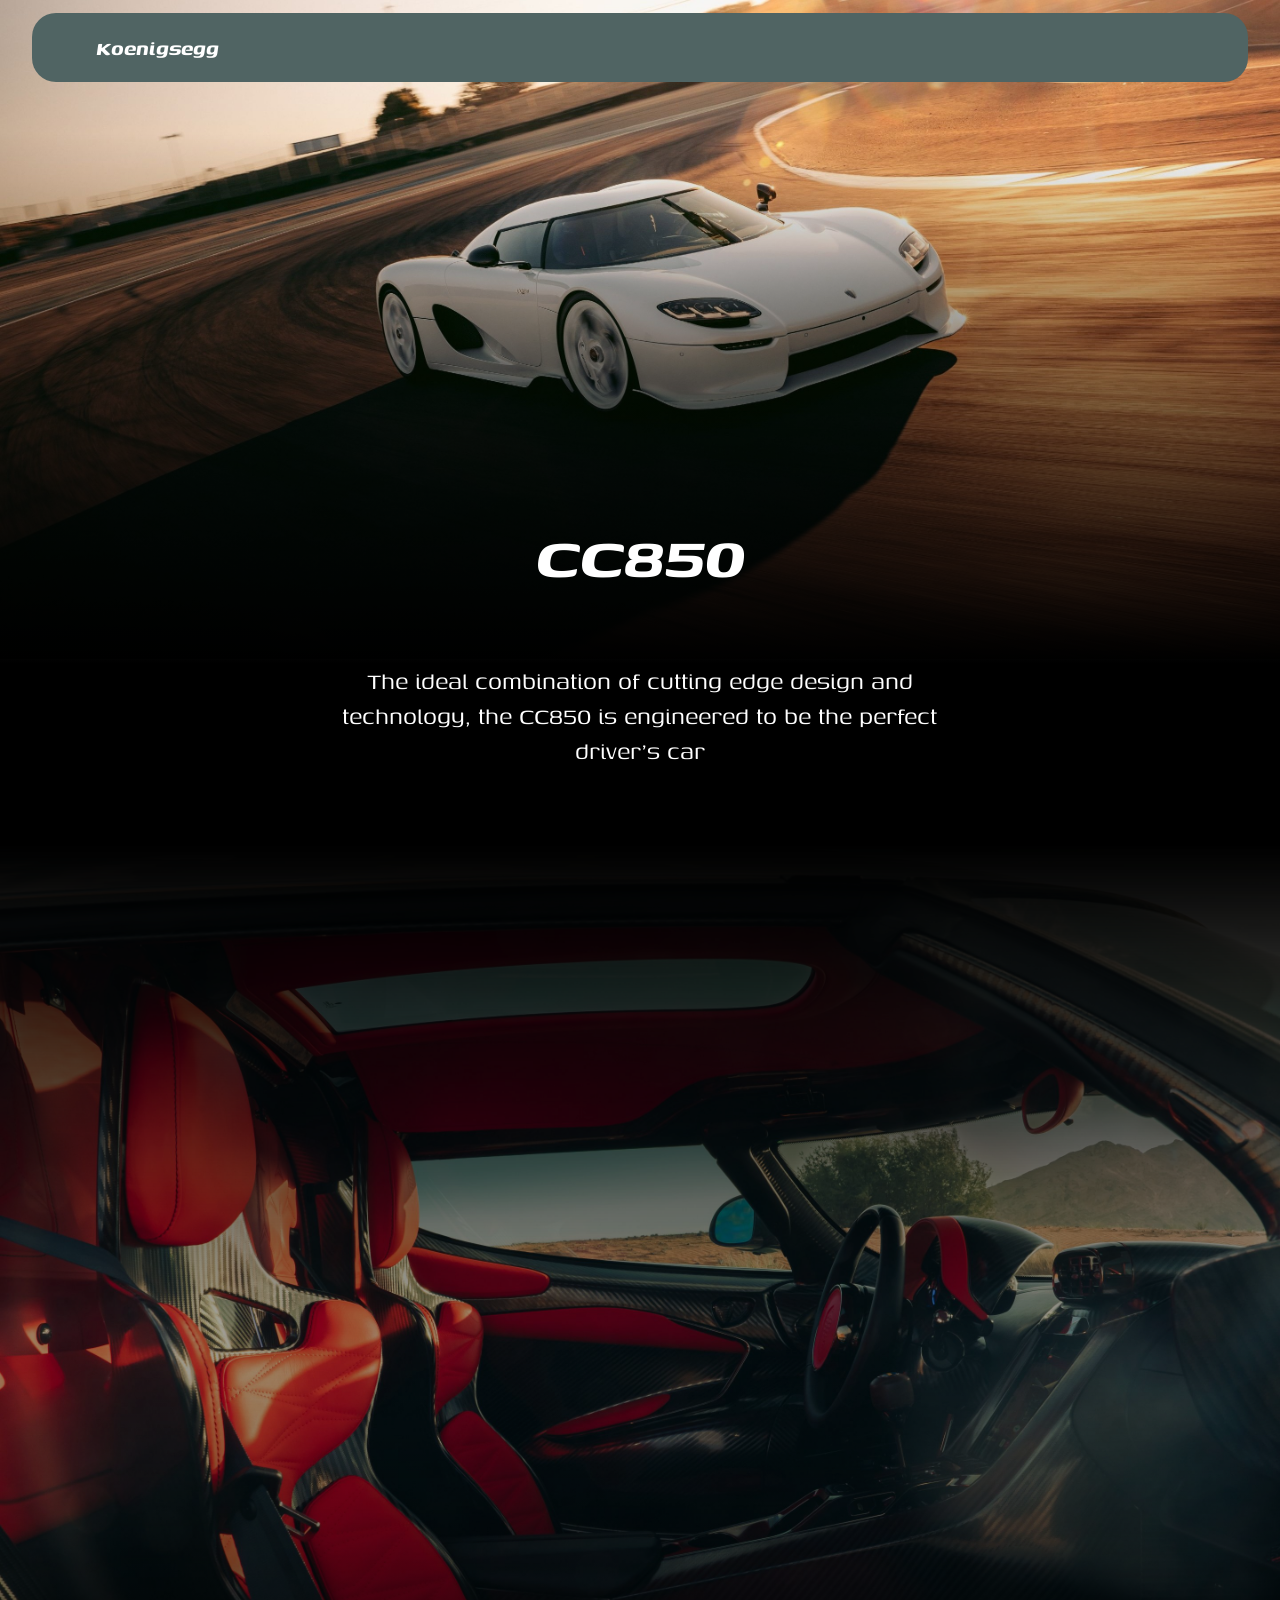
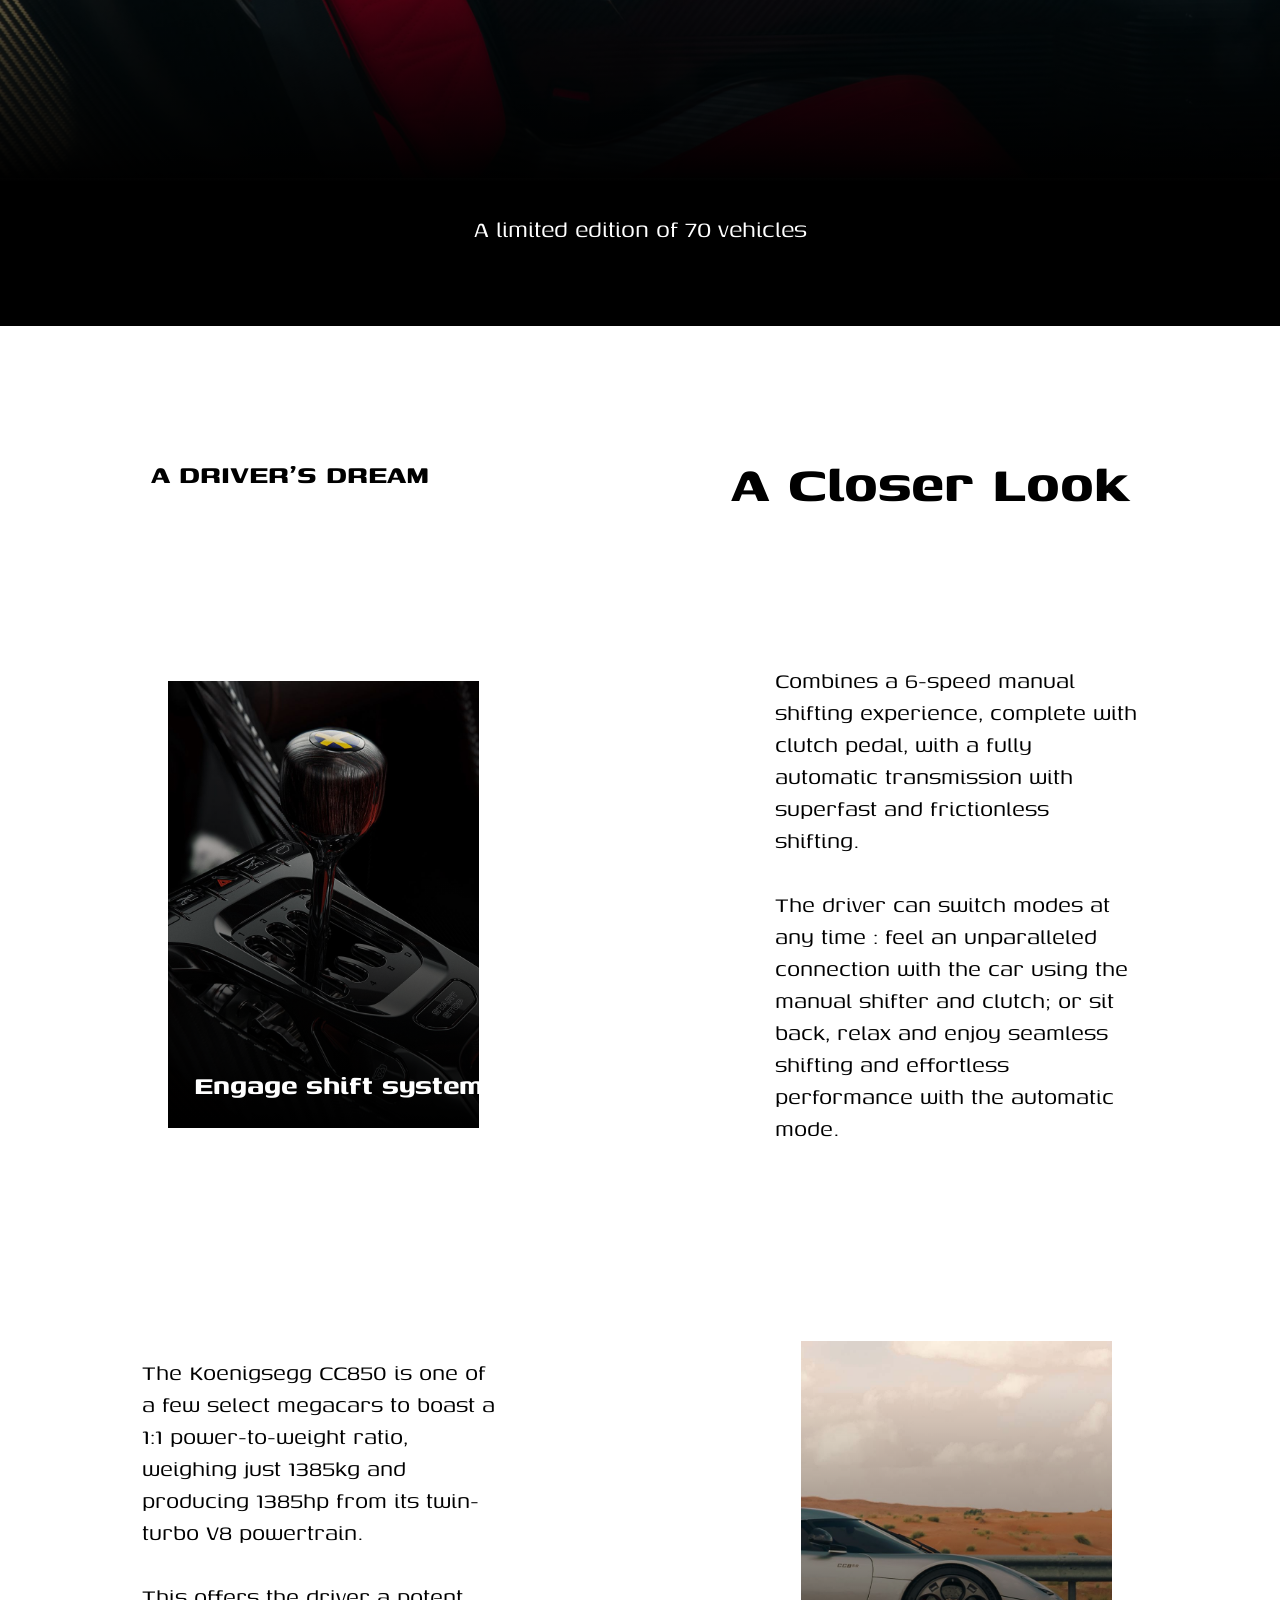
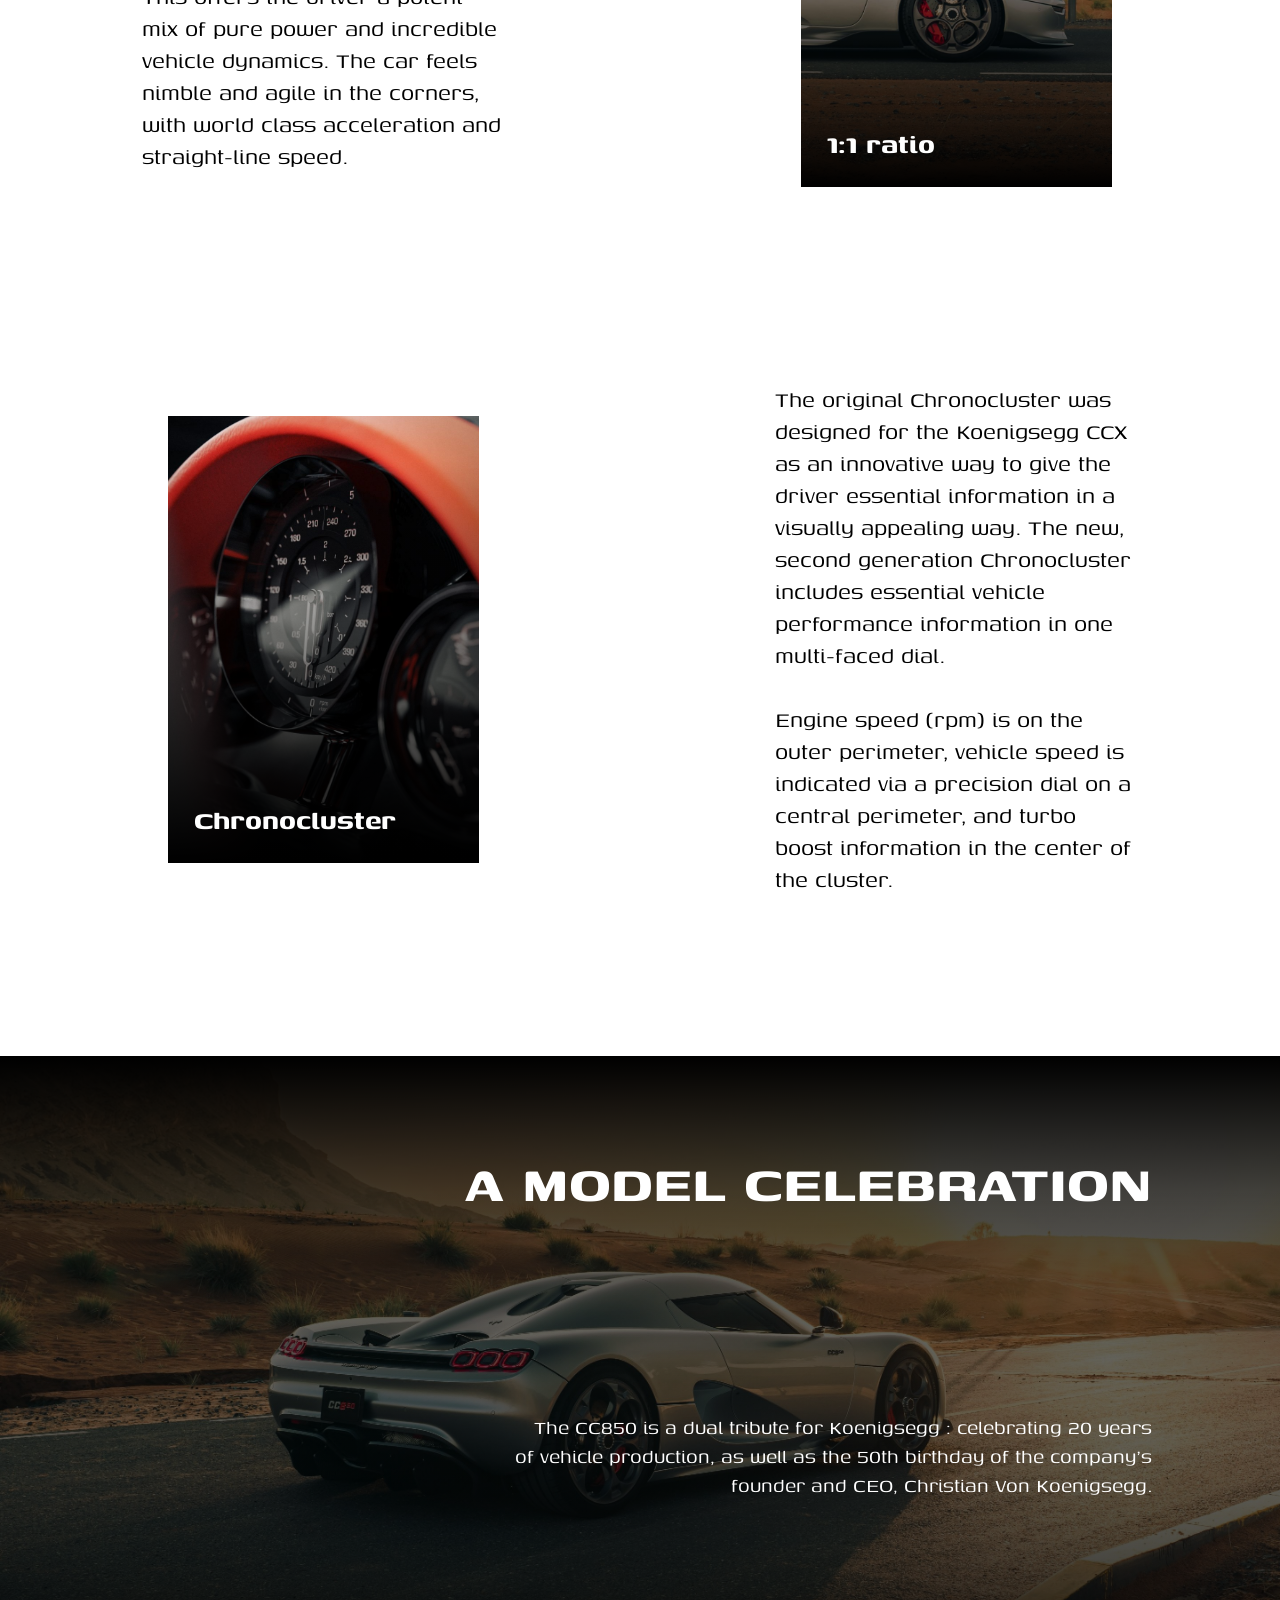
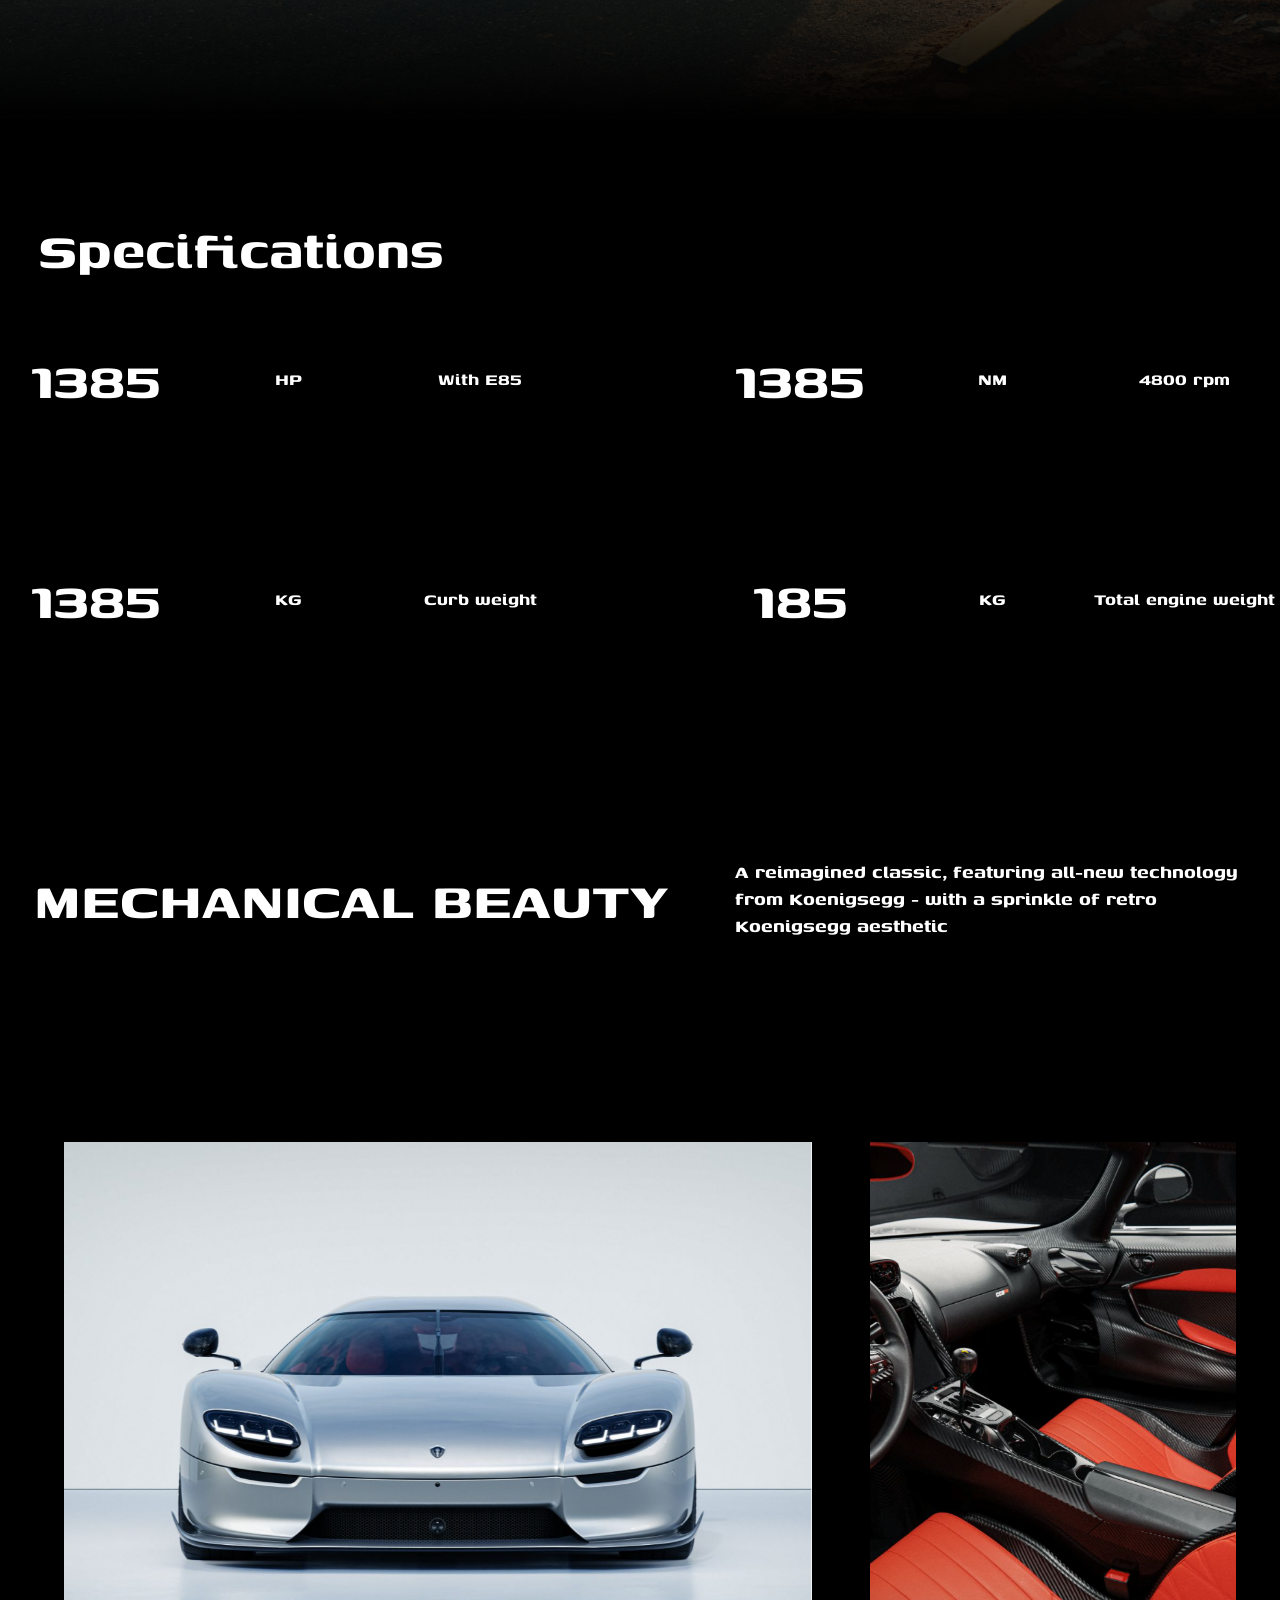
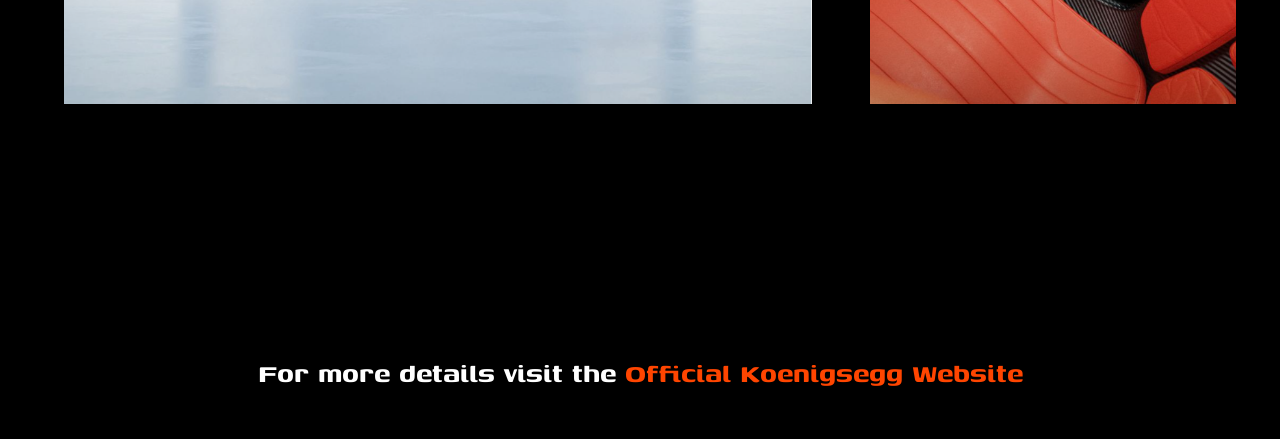
<file: index.html>
<!DOCTYPE html>
<html lang="en">

<head>
    <meta charset="UTF-8">
    <meta name="viewport" content="width=device-width, initial-scale=1.0">
    <title>Koenigsegg CC850</title>

    <link rel="preconnect" href="https://fonts.googleapis.com">
    <link rel="preconnect" href="https://fonts.gstatic.com" crossorigin>
    <link href="https://fonts.googleapis.com/css2?family=Genos:ital,wght@0,100..900;1,100..900&display=swap"
        rel="stylesheet">

    <link rel="preconnect" href="https://fonts.googleapis.com">
    <link rel="preconnect" href="https://fonts.gstatic.com" crossorigin>
    <link href="https://fonts.googleapis.com/css2?family=Audiowide&family=Zen+Dots&display=swap" rel="stylesheet">

    <link rel="stylesheet" href="CC850.css">
</head>

<body>
    <header id="home">

        <nav>
            <a href="#home">
                <h2>Koenigsegg</h2>
            </a>
        </nav>

        <div id="container">
            <img src="Pictures/KenoZache_IMG_0926.jpg" alt="">
            <h1>CC850</h1>
            <div id="gradient"></div>
        </div>

        <div id="intro">
            <p>
                The ideal combination of cutting edge design and technology, the CC850 is engineered to be the perfect
                driver's car
            </p>
        </div>
    </header>

    <section id="aCloserLookSection">
        <div id="aCloserLookIntro">
            <img src="Pictures/interior.jpg" alt="">
            <div id="gradientTwo"></div>
        </div>

        <div id="limitedText">
            <p>
                A limited edition of 70 vehicles
            </p>
        </div>

        <div id="title">
            <h2>A DRIVER'S DREAM</h2>
            <h1 class="title">A Closer Look</h1>
        </div>

        <div id="ACloserLook">

            <div class="cardOne">
                <img src="Pictures/gearbox.jpg" alt="">
                <div class="cardOneGradient"></div>
                <h2>Engage shift system</h2>
            </div>
            <p class="cardOneText">
                Combines a 6-speed manual shifting experience, complete with clutch pedal, with a fully automatic
                transmission with superfast and frictionless shifting. <br><br>
                The driver can switch modes at any time : feel an unparalleled connection with the car using the manual
                shifter and clutch; or sit back, relax and enjoy seamless shifting and effortless performance with the
                automatic mode.
            </p>

            <p class="cardOneText">
                The Koenigsegg CC850 is one of a few select megacars to boast a 1:1 power-to-weight ratio, weighing just
                1385kg and producing 1385hp from its twin-turbo V8 powertrain. <br><br>
                This offers the driver a potent mix of pure power and incredible vehicle dynamics. The car feels nimble
                and agile in the corners, with world class acceleration and straight-line speed.
            </p>
            <div class="cardOne">
                <img src="Pictures/1to1Ratio.jpg" alt="">
                <div class="cardOneGradient"></div>
                <h2>1:1 ratio</h2>
            </div>

            <div class="cardOne">
                <img src="Pictures/cluster.jpg" alt="">
                <div class="cardOneGradient"></div>
                <h2>Chronocluster</h2>
            </div>
            <p class="cardOneText">
                The original Chronocluster was designed for the Koenigsegg CCX as an innovative way to give the driver
                essential information in a visually appealing way. The new, second generation Chronocluster includes
                essential vehicle performance information in one multi-faced dial.
                <br><br>
                Engine speed (rpm) is on the outer perimeter, vehicle speed is indicated via a precision dial on a
                central perimeter, and turbo boost information in the center of the cluster.
            </p>

        </div>
    </section>

    <section id="modelCelebrationSection">

        <div id="modelCelebrationIntro">
            <img src="Pictures/Koenigsegg-CC850-89.jpg" alt="">
            <div id="gradientThree"></div>
            <h1 id="modelCelebrationHeading">A MODEL CELEBRATION</h1>
            <p id="modelCelebrationDesc">
                The CC850 is a dual tribute for Koenigsegg : celebrating 20 years of vehicle production, as well as the
                50th birthday of the company's founder and CEO, Christian Von Koenigsegg.
            </p>
        </div>

        <h1 class="title" id="SpecificationsHeading">Specifications</h1>
        <div id="Specifications">
            <div class="cardTwo">
                <h1>1385</h1>
                <h3>HP</h3>
                <h3>With E85</h3>
            </div>

            <div class="cardTwo">
                <h1>1385</h1>
                <h3>NM</h3>
                <h3>4800 rpm</h3>
            </div>

            <div class="cardTwo">
                <h1>1385</h1>
                <h3>KG</h3>
                <h3>Curb weight</h3>
            </div>

            <div class="cardTwo">
                <h1>185</h1>
                <h3>KG</h3>
                <h3>Total engine weight</h3>
            </div>
        </div>
    </section>

    <section id="mechanicalBeautySection">
        <div id="mechanicalBeautyIntro">
            <h1>MECHANICAL BEAUTY</h1>
            <h3>
                A reimagined classic, featuring all-new technology from Koenigsegg - with a sprinkle of retro Koenigsegg
                aesthetic
            </h3>
        </div>

        <div id="mechanicalBeautyGallery">
            <img id="fullImage" src="Pictures/frontFull.png" alt="">
            <img id="halfImage" src="Pictures/interiorHalf.png" alt="">
            <button onclick=changeGallery()>
                <h1>></h1>
            </button>
        </div>
    </section>

    <footer>
        <h1>For more details visit the
            <a href="https://www.koenigsegg.com/">Official Koenigsegg Website</a>
        </h1>
    </footer>

    <script src="CC850.js"></script>
</body>

</html>
</file>
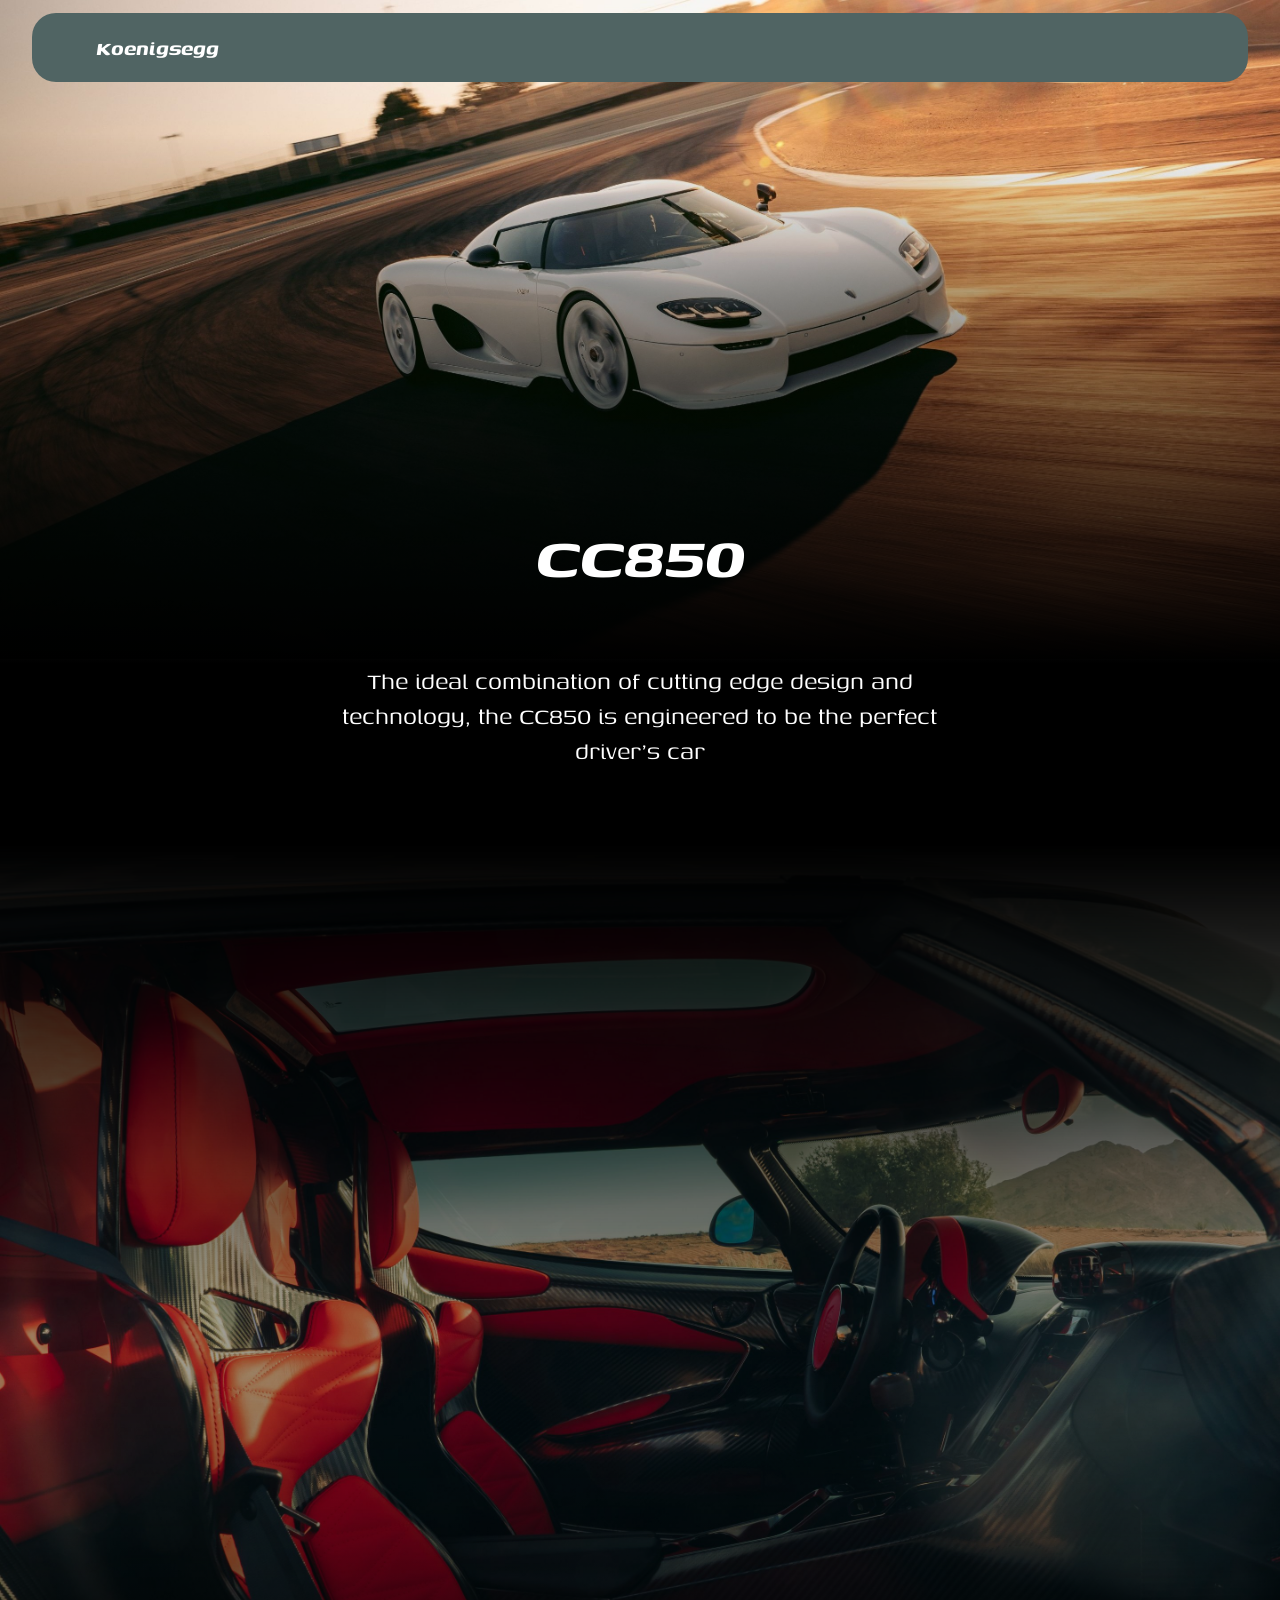
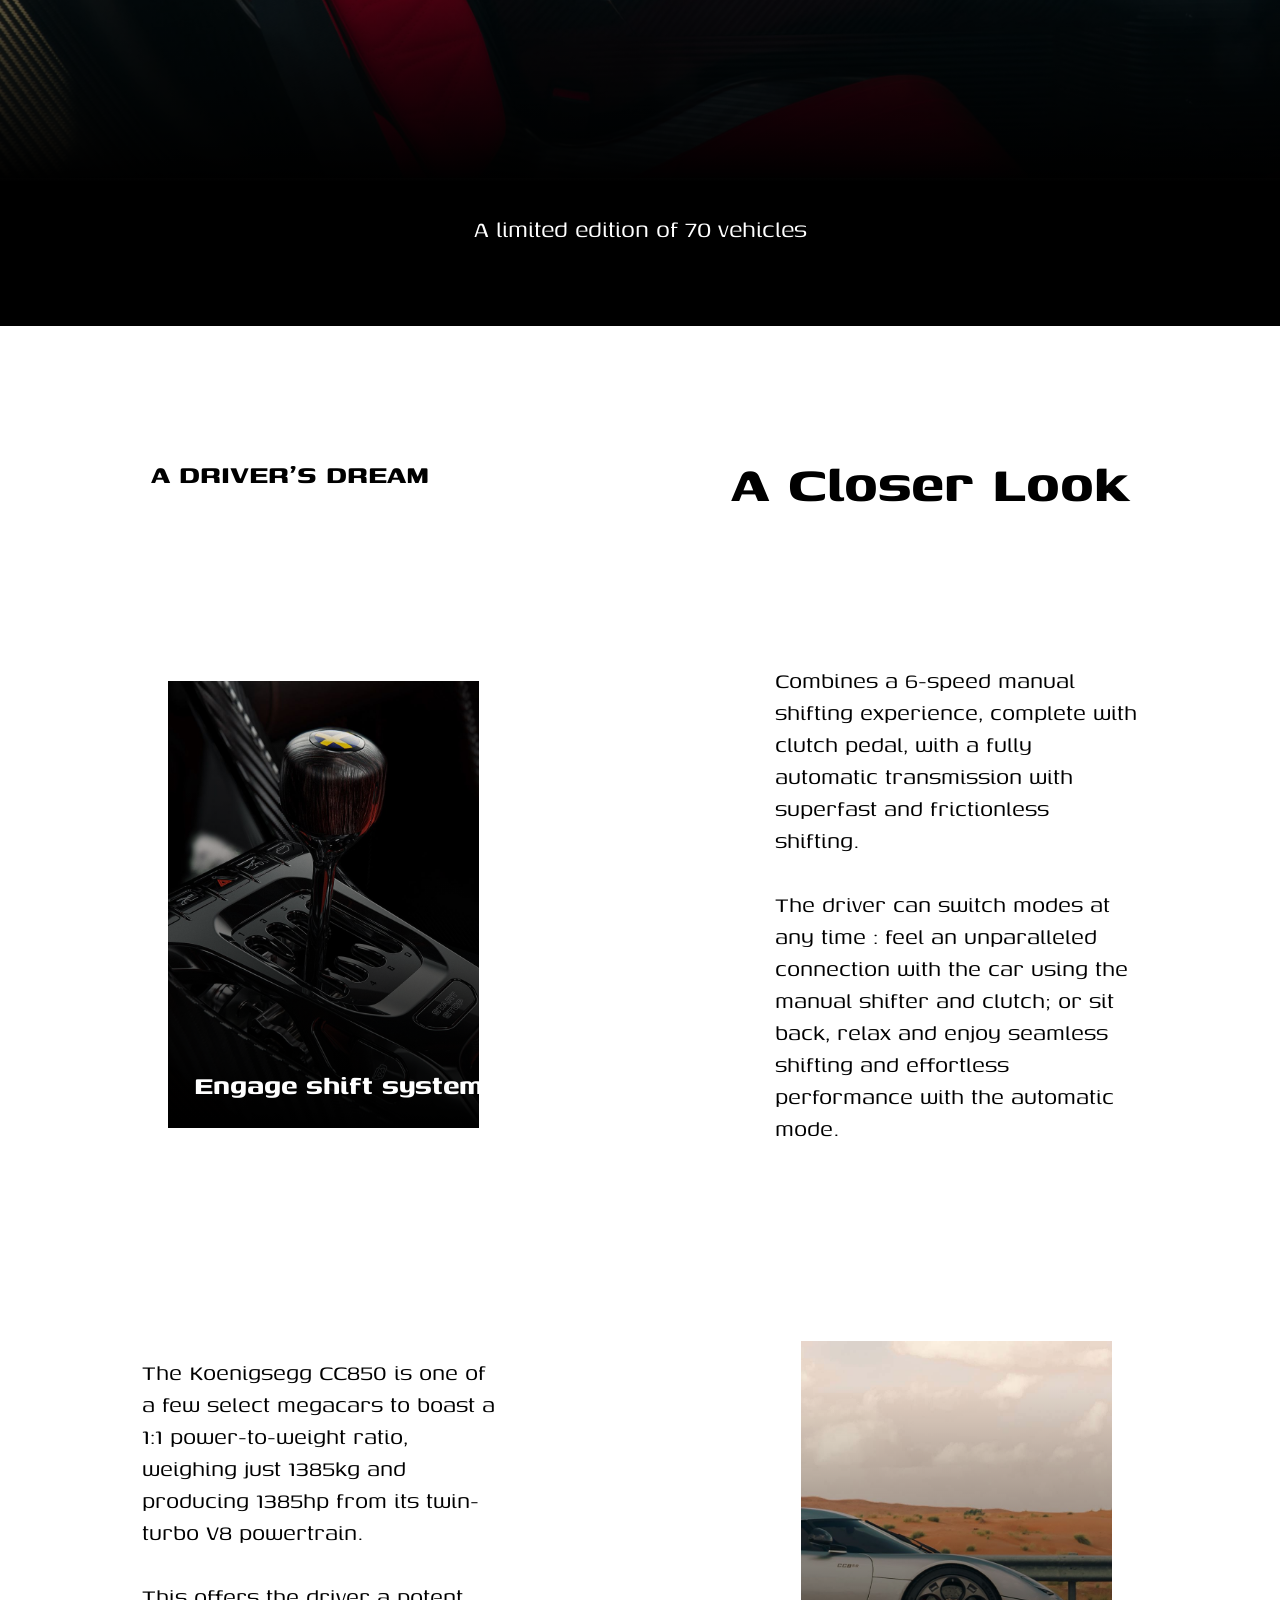
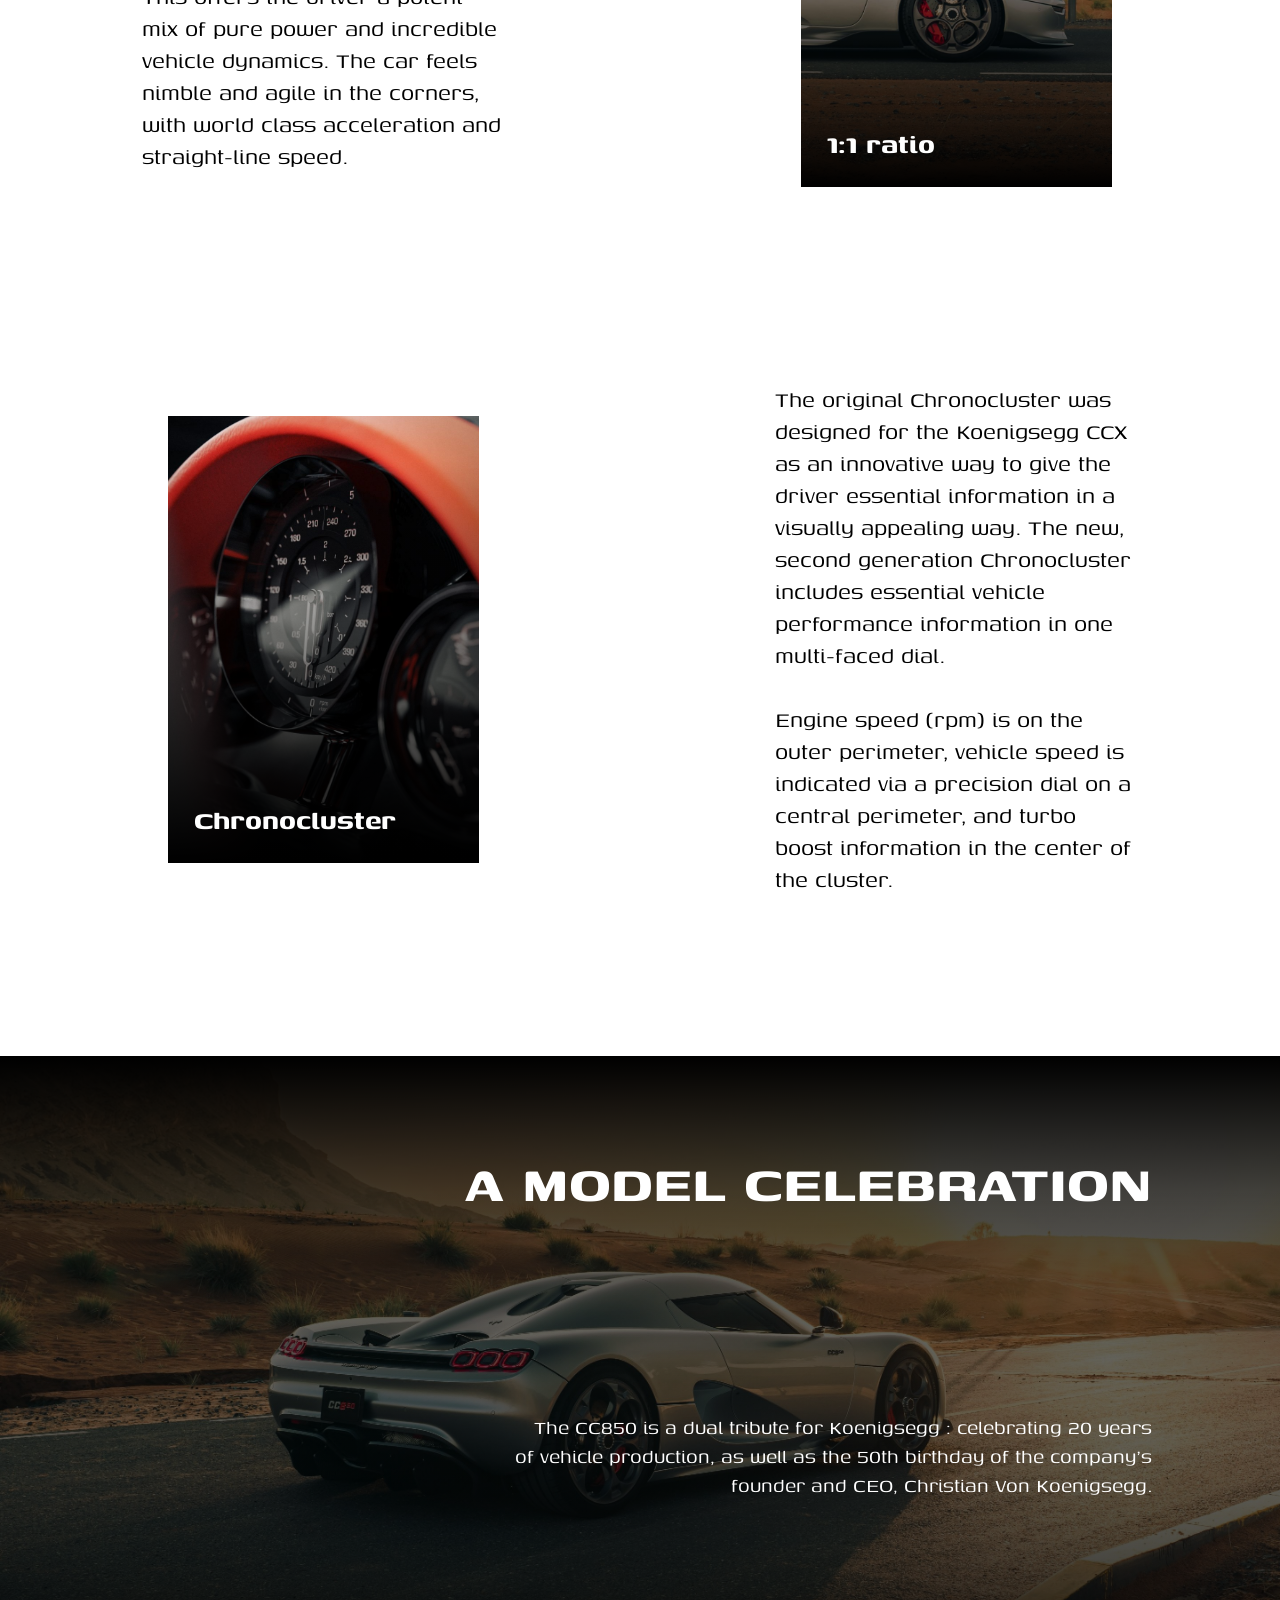
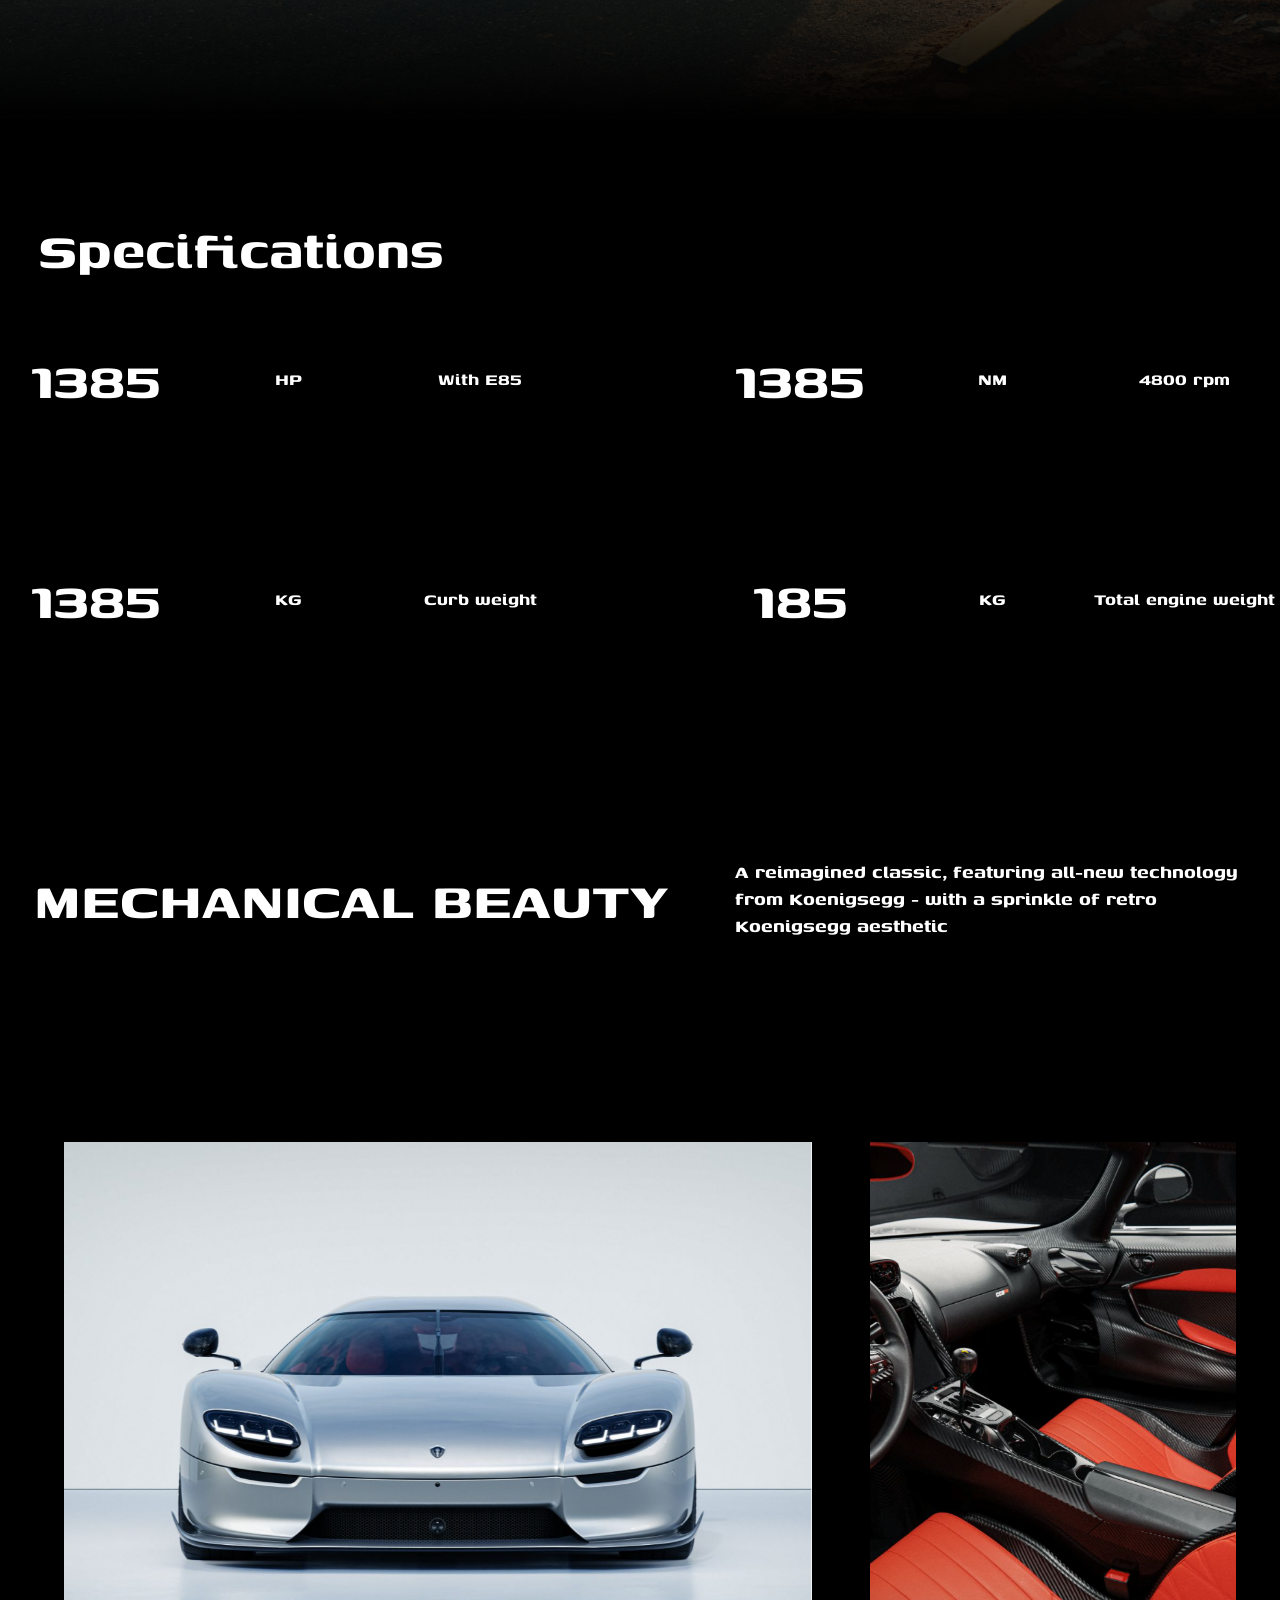
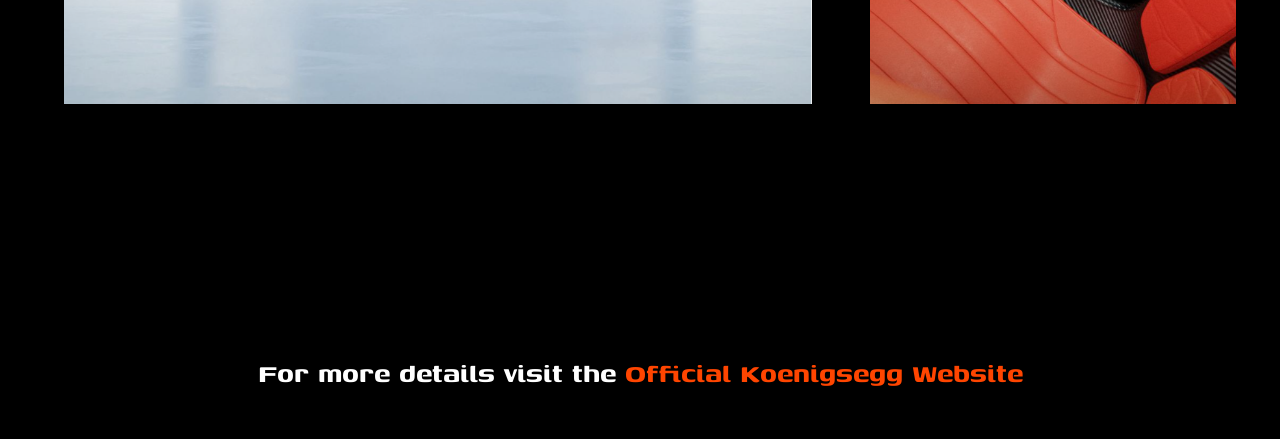
<file: CC850.html>
<!DOCTYPE html>
<html lang="en">

<head>
    <meta charset="UTF-8">
    <meta name="viewport" content="width=device-width, initial-scale=1.0">
    <title>Koenigsegg CC850</title>

    <link rel="preconnect" href="https://fonts.googleapis.com">
    <link rel="preconnect" href="https://fonts.gstatic.com" crossorigin>
    <link href="https://fonts.googleapis.com/css2?family=Genos:ital,wght@0,100..900;1,100..900&display=swap"
        rel="stylesheet">

    <link rel="preconnect" href="https://fonts.googleapis.com">
    <link rel="preconnect" href="https://fonts.gstatic.com" crossorigin>
    <link href="https://fonts.googleapis.com/css2?family=Audiowide&family=Zen+Dots&display=swap" rel="stylesheet">

    <link rel="stylesheet" href="CC850.css">
</head>

<body>
    <header id="home">

        <nav>
            <a href="#home">
                <h2>Koenigsegg</h2>
            </a>
        </nav>

        <div id="container">
            <img src="Pictures/KenoZache_IMG_0926.jpg" alt="">
            <h1>CC850</h1>
            <div id="gradient"></div>
        </div>

        <div id="intro">
            <p>
                The ideal combination of cutting edge design and technology, the CC850 is engineered to be the perfect
                driver's car
            </p>
        </div>
    </header>

    <section id="aCloserLookSection">
        <div id="aCloserLookIntro">
            <img src="Pictures/interior.jpg" alt="">
            <div id="gradientTwo"></div>
        </div>

        <div id="limitedText">
            <p>
                A limited edition of 70 vehicles
            </p>
        </div>

        <div id="title">
            <h2>A DRIVER'S DREAM</h2>
            <h1 class="title">A Closer Look</h1>
        </div>

        <div id="ACloserLook">

            <div class="cardOne">
                <img src="Pictures/gearbox.jpg" alt="">
                <div class="cardOneGradient"></div>
                <h2>Engage shift system</h2>
            </div>
            <p class="cardOneText">
                Combines a 6-speed manual shifting experience, complete with clutch pedal, with a fully automatic
                transmission with superfast and frictionless shifting. <br><br>
                The driver can switch modes at any time : feel an unparalleled connection with the car using the manual
                shifter and clutch; or sit back, relax and enjoy seamless shifting and effortless performance with the
                automatic mode.
            </p>

            <p class="cardOneText">
                The Koenigsegg CC850 is one of a few select megacars to boast a 1:1 power-to-weight ratio, weighing just
                1385kg and producing 1385hp from its twin-turbo V8 powertrain. <br><br>
                This offers the driver a potent mix of pure power and incredible vehicle dynamics. The car feels nimble
                and agile in the corners, with world class acceleration and straight-line speed.
            </p>
            <div class="cardOne">
                <img src="Pictures/1to1Ratio.jpg" alt="">
                <div class="cardOneGradient"></div>
                <h2>1:1 ratio</h2>
            </div>

            <div class="cardOne">
                <img src="Pictures/cluster.jpg" alt="">
                <div class="cardOneGradient"></div>
                <h2>Chronocluster</h2>
            </div>
            <p class="cardOneText">
                The original Chronocluster was designed for the Koenigsegg CCX as an innovative way to give the driver
                essential information in a visually appealing way. The new, second generation Chronocluster includes
                essential vehicle performance information in one multi-faced dial.
                <br><br>
                Engine speed (rpm) is on the outer perimeter, vehicle speed is indicated via a precision dial on a
                central perimeter, and turbo boost information in the center of the cluster.
            </p>

        </div>
    </section>

    <section id="modelCelebrationSection">

        <div id="modelCelebrationIntro">
            <img src="Pictures/Koenigsegg-CC850-89.jpg" alt="">
            <div id="gradientThree"></div>
            <h1 id="modelCelebrationHeading">A MODEL CELEBRATION</h1>
            <p id="modelCelebrationDesc">
                The CC850 is a dual tribute for Koenigsegg : celebrating 20 years of vehicle production, as well as the
                50th birthday of the company's founder and CEO, Christian Von Koenigsegg.
            </p>
        </div>

        <h1 class="title" id="SpecificationsHeading">Specifications</h1>
        <div id="Specifications">
            <div class="cardTwo">
                <h1>1385</h1>
                <h3>HP</h3>
                <h3>With E85</h3>
            </div>

            <div class="cardTwo">
                <h1>1385</h1>
                <h3>NM</h3>
                <h3>4800 rpm</h3>
            </div>

            <div class="cardTwo">
                <h1>1385</h1>
                <h3>KG</h3>
                <h3>Curb weight</h3>
            </div>

            <div class="cardTwo">
                <h1>185</h1>
                <h3>KG</h3>
                <h3>Total engine weight</h3>
            </div>
        </div>
    </section>

    <section id="mechanicalBeautySection">
        <div id="mechanicalBeautyIntro">
            <h1>MECHANICAL BEAUTY</h1>
            <h3>
                A reimagined classic, featuring all-new technology from Koenigsegg - with a sprinkle of retro Koenigsegg
                aesthetic
            </h3>
        </div>

        <div id="mechanicalBeautyGallery">
            <img id="fullImage" src="Pictures/frontFull.png" alt="">
            <img id="halfImage" src="Pictures/interiorHalf.png" alt="">
            <button onclick=changeGallery()>
                <h1>></h1>
            </button>
        </div>
    </section>

    <footer>
        <h1>For more details visit the
            <a href="https://www.koenigsegg.com/">Official Koenigsegg Website</a>
        </h1>
    </footer>

    <script src="CC850.js"></script>
</body>

</html>
</file>
<file: CC850.css>
html {
    scroll-behavior: smooth;
}

body {
    padding: 0;
    margin: 0;
}

#home {
    padding-bottom: 0%;
}

#home img {
    width: 100%;
}

#home #container {
    position: relative;
}

#home #gradient {
    position: absolute;
    left: 0;
    top: 0;
    bottom: 0;
    right: 0;
    background: linear-gradient(to bottom, transparent 20%, black);
}

#home h1 {
    position: absolute;
    top: 70%;
    color: white;
    left: 50%;
    transform: translateX(-50%);
    font-family: Genos;
    font-size: 450%;
    z-index: 2;
    font-style: italic;
}

#home nav {
    position: fixed;
    width: 90%;
    z-index: 10;
    left: 50%;
    transform: translateX(-50%);
    margin-top: 1%;
    border-radius: 1.5rem;

    display: flex;
    gap: 10%;
    padding-left: 5%;

    background-color: rgb(80, 100, 99);
}

#home nav a {
    font-family: Genos;
    color: white;
    text-decoration: none;
    font-size: 100%;
    font-style: italic;

    transition: color 0.4s ease;
}

#home nav a:hover {
    color: orangered;
}

#home #intro {
    background-color: black;
    color: white;
    font-family: Genos;
    text-align: center;
    font-size: 180%;
    padding-bottom: 6%;
    display: inline-block;
    width: 100%;
}

#home #intro p {
    width: 48%;
    margin: auto;
}

.title {
    font-family: Genos;
    font-size: 400%;
}

/**********************************************************************************************/

#aCloserLookSection {
    padding-bottom: 20%;
}

#aCloserLookSection #aCloserLookIntro {
    position: relative;
    padding: 0;
    margin: 0;
}

#aCloserLookSection #aCloserLookIntro img {
    width: 100%;
    display: inline-block;
    padding: 0;
}

#aCloserLookSection #gradientTwo {
    position: absolute;
    top: 0;
    left: 0;
    right: 0;
    bottom: 0;
    background: linear-gradient(to top, transparent 20%, black),
        linear-gradient(to bottom, transparent 50%, black);
}

#aCloserLookSection #limitedText {
    width: 100%;
    background-color: black;
    color: white;
    font-family: Genos;
    text-align: center;
    font-size: 180%;
    padding-bottom: 4%;

    display: inline-block;
}

#aCloserLookSection #title {
    display: flex;
    justify-content: space-around;
    padding-top: 5%;
}

#aCloserLookSection #title h2 {
    font-family: Genos;
    margin-top: 5%;
    font-size: 200%;
}

#aCloserLookSection #ACloserLook {
    display: grid;
    grid-template-columns: 1fr 1fr;
    gap: 10%;
    justify-items: center;
    margin: 5%;
}


.cardOne {
    position: relative;
    margin: auto;
    opacity: 0;
    transform: translateY(30px);
    transition: opacity 0.4s ease, transform 0.4s ease;
}

.cardOne.visible {
    opacity: 1;
    transform: translateY(0);
}


#aCloserLookSection #ACloserLook .cardOne img {
    width: 60%;
    display: block;
    margin: auto;
}

#aCloserLookSection #ACloserLook .cardOne .cardOneGradient {
    position: absolute;
    top: 0;
    left: 20%;
    right: 0;
    bottom: 0;
    width: 60%;
    background: linear-gradient(to bottom, transparent 10%, black);
}

.cardOneText {
    font-family: Genos;
    font-size: 170%;
    width: 70%;

    opacity: 0;
    transform: translateY(20px);

    transition: opacity 2s ease, transform 2s ease;
}

.cardOneText.textVisible {
    opacity: 1;
    transform: translateY(0);
}

#aCloserLookSection #ACloserLook .cardOne h2 {
    position: absolute;
    top: 80%;
    left: 25%;
    color: white;
    font-family: Genos;
    font-size: 200%;
}

/**********************************************************************************************/

#modelCelebrationSection {
    padding-top: 10%;
}

#modelCelebrationSection #modelCelebrationIntro {
    position: relative;
}

#modelCelebrationSection #modelCelebrationIntro img {
    width: 100%;
}

#modelCelebrationSection #modelCelebrationIntro #gradientThree {
    position: absolute;
    top: 0;
    left: 0;
    right: 0;
    bottom: 0;
    background: linear-gradient(to bottom, transparent 20%, black),
        linear-gradient(to top, transparent 20%, black);
}

#modelCelebrationHeading {
    position: absolute;
    color: white;
    font-family: Genos;
    top: 5%;
    right: 10%;
    font-size: 400%;
    opacity: 0;

    transition: opacity 0.4s ease;
}

#modelCelebrationDesc {
    position: absolute;
    color: white;
    font-family: Genos;
    top: 50%;
    right: 10%;
    width: 50%;
    font-size: 150%;
    text-align: right;
    opacity: 0;

    transition: opacity 0.4s ease;
}

#modelCelebrationHeading.showModelCelebrationHeading {
    opacity: 1;
}

#modelCelebrationDesc.showModelCelebrationPara {
    opacity: 1;
}

#modelCelebrationSection #Specifications {
    display: grid;
    grid-template-columns: 1fr 1fr;
    gap: 10%;

    background-color: black;
    color: white;
    font-family: Genos;
    padding-bottom: 10%;
}

#modelCelebrationSection #Specifications .cardTwo {
    display: grid;
    grid-template-columns: 1fr 1fr 1fr;

    justify-items: center;
    align-items: center;
}

#modelCelebrationSection #Specifications .cardTwo h1 {
    font-size: 400%;
}

#modelCelebrationSection #Specifications .cardTwo h3 {
    font-size: 130%;
}

#modelCelebrationSection #SpecificationsHeading {
    background-color: black;
    display: inline-block;
    width: 97%;
    color: white;
    text-align: left;
    padding-left: 3%;
    padding-top: 7%;

    margin: 0;
}

/**********************************************************************************************/

#mechanicalBeautySection {
    padding-top: 2%;
    padding-bottom: 5%;
    background-color: black;
}

#mechanicalBeautySection #mechanicalBeautyIntro {
    display: flex;
    justify-content: space-around;
    align-items: center;

    color: white;
    font-family: Genos;
    padding-bottom: 0;
}

#mechanicalBeautySection #mechanicalBeautyIntro h3 {
    width: 40%;
    font-size: 140%;
}

#mechanicalBeautySection #mechanicalBeautyIntro h1 {
    font-size: 400%;
}

#mechanicalBeautySection #mechanicalBeautyGallery {
    display: grid;
    grid-template-columns: 1fr 1fr 1fr;
    justify-items: center;
    align-items: center;
    gap: 5%;
    margin-left: 5%;
    margin-right: 5%;
}

#mechanicalBeautySection #mechanicalBeautyGallery img {
    height: 65%;

    transition: opacity 0.4s ease;
}

#mechanicalBeautySection #mechanicalBeautyGallery button {
    height: 5%;
    width: 40%;

    line-height: 2%;
    text-align: center;

    background-color: rgb(80, 100, 99);
    border: none;
    border-radius: 30%;

    transition: background-color 0.4s ease;
}

#mechanicalBeautySection #mechanicalBeautyGallery button:hover {
    background-color: orangered;
}

/**********************************************************************************************/

footer {
    color: white;
    font-family: Genos;
    background-color: black;
    padding-top: 1%;
    padding-bottom: 2%;

    text-align: center;
}

footer a {
    color: orangered;
    text-decoration: none;

}

footer a:hover {
    text-decoration: underline;
}
</file>
